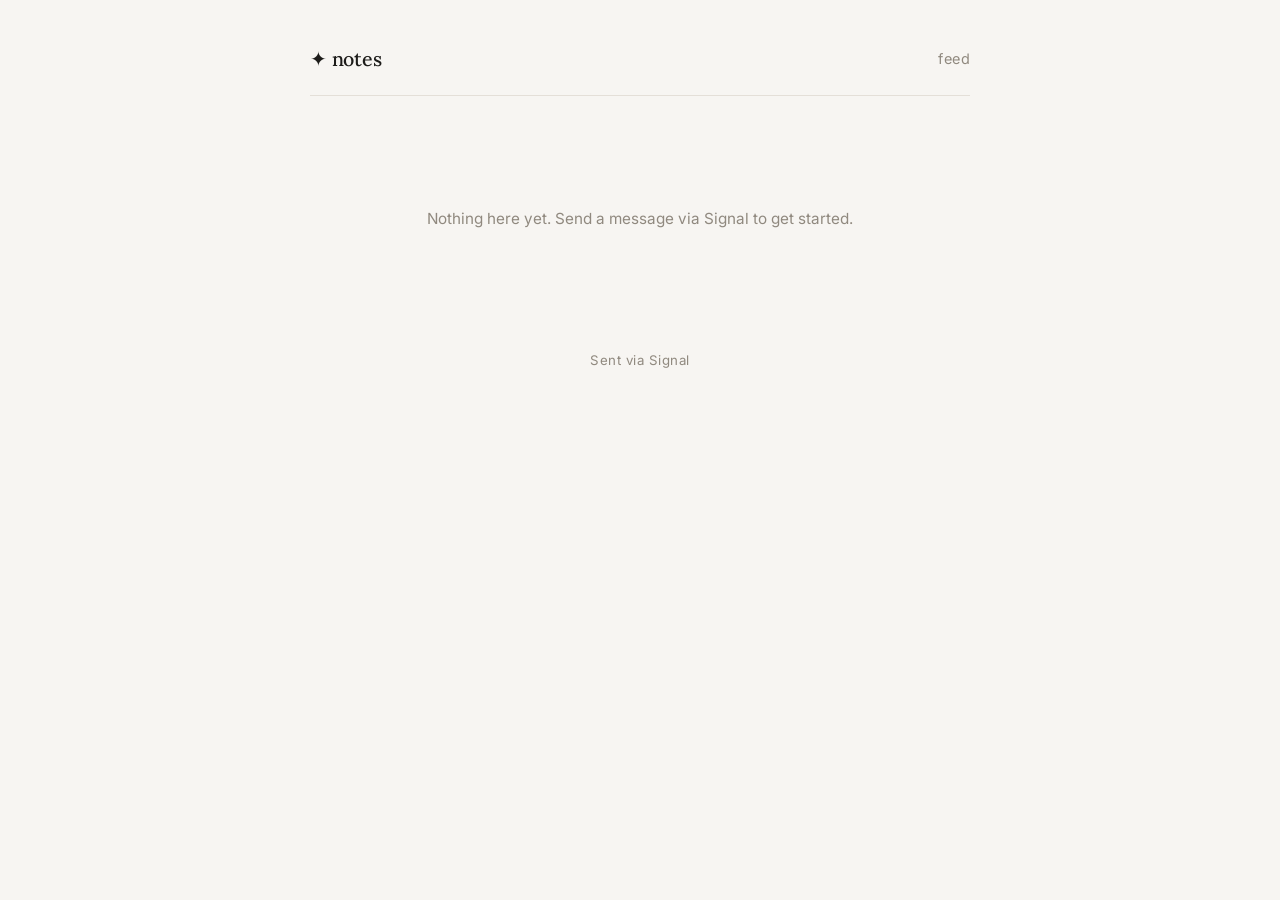
<file: index.html>
<!DOCTYPE html>
<html lang="en">
<head>
  <meta charset="UTF-8">
  <meta name="viewport" content="width=device-width, initial-scale=1.0">
  <title>notes</title>
  <link rel="preconnect" href="https://fonts.googleapis.com">
  <link rel="preconnect" href="https://fonts.gstatic.com" crossorigin>
  <link href="https://fonts.googleapis.com/css2?family=Lora:ital,wght@0,400;0,500;1,400&family=Inter:wght@400;500&display=swap" rel="stylesheet">
  <link rel="stylesheet" href="/static/style.css">
</head>
<body>
  <header>
    <a href="/" class="wordmark">✦ notes</a>
    <nav>
      <a href="/">feed</a>
    </nav>
  </header>

  <main>
    
<div class="feed">

  
  <div class="empty">
    <p>Nothing here yet. Send a message via Signal to get started.</p>
  </div>
  

  

</div>

  </main>

  <footer>
    <p>Sent via Signal</p>
  </footer>
</body>
</html>
</file>
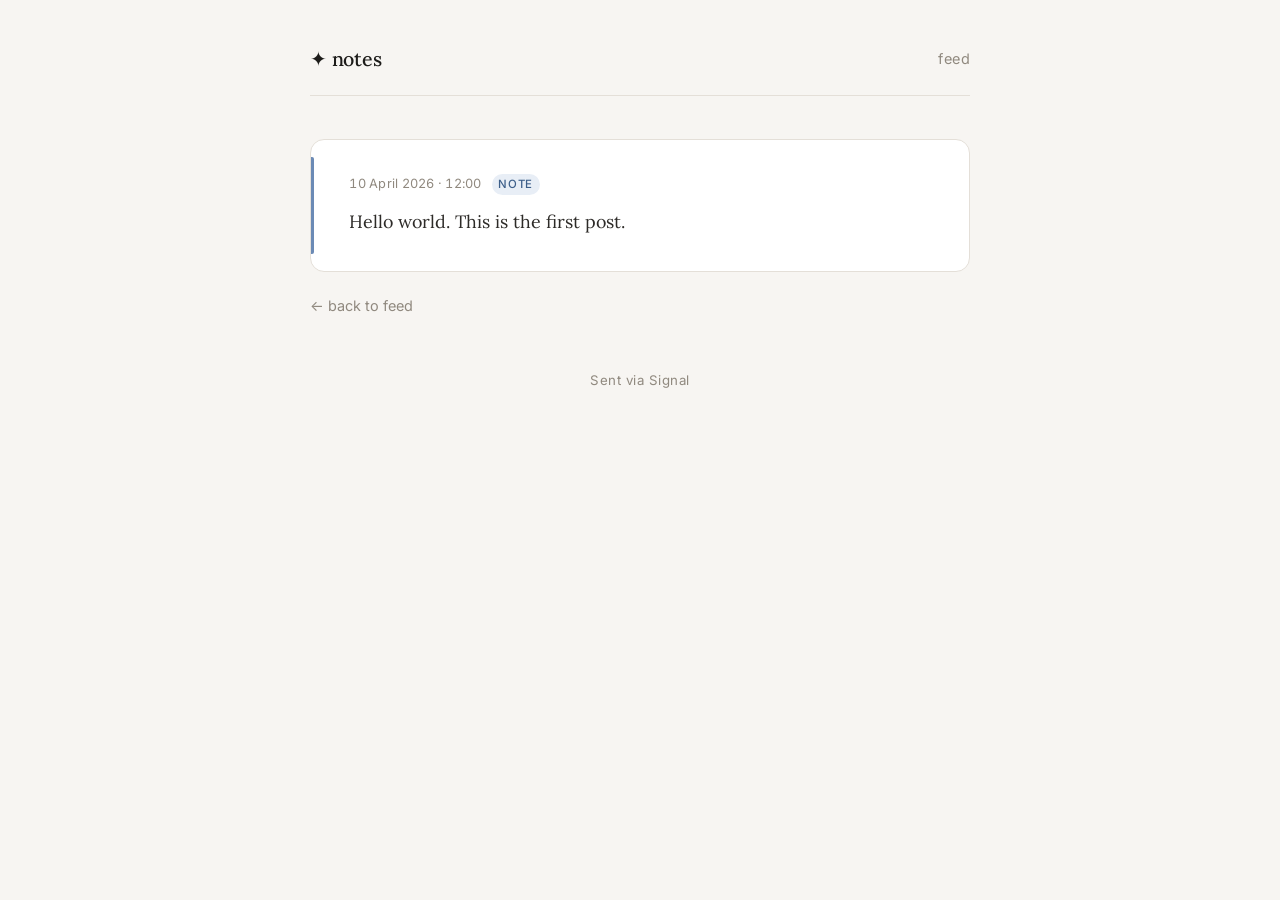
<file: post/2026-04-10-120000-000001.html>
<!DOCTYPE html>
<html lang="en">
<head>
  <meta charset="UTF-8">
  <meta name="viewport" content="width=device-width, initial-scale=1.0">
  <title>10 April 2026 · 12:00</title>
  <link rel="preconnect" href="https://fonts.googleapis.com">
  <link rel="preconnect" href="https://fonts.gstatic.com" crossorigin>
  <link href="https://fonts.googleapis.com/css2?family=Lora:ital,wght@0,400;0,500;1,400&family=Inter:wght@400;500&display=swap" rel="stylesheet">
  <link rel="stylesheet" href="/static/style.css">
</head>
<body>
  <header>
    <a href="/" class="wordmark">✦ notes</a>
    <nav>
      <a href="/">feed</a>
    </nav>
  </header>

  <main>
    
<article class="card single type-note">

  <div class="card-meta">
    <time datetime="2026-04-10T12:00:00">10 April 2026 · 12:00</time>
    <span class="tag tag-note">note</span>
  </div>

  

  <div class="card-body">
    <p>Hello world. This is the first post.</p>
  </div>

  

</article>

<a href="/" class="back-link">← back to feed</a>

  </main>

  <footer>
    <p>Sent via Signal</p>
  </footer>
</body>
</html>
</file>
<file: static/style.css>
/* ============================================================
   Signal Microblog — clean, editorial, warm
   ============================================================ */

:root {
  --bg:       #f7f5f2;
  --surface:  #ffffff;
  --text:     #1d1c1a;
  --muted:    #90897f;
  --border:   #e4dfd8;
  --accent:   #b5622b;     /* warm terracotta */
  --accent-l: #f5ede6;
  --radius:   14px;
  --width:    660px;
  --serif:    'Lora', Georgia, serif;
  --sans:     'Inter', system-ui, sans-serif;
}

/* ---- Reset ---- */
*, *::before, *::after { box-sizing: border-box; margin: 0; padding: 0; }
img { display: block; max-width: 100%; height: auto; }
a   { color: inherit; }

/* ---- Layout ---- */
html { font-size: 17px; -webkit-text-size-adjust: 100%; }

body {
  font-family: var(--sans);
  background: var(--bg);
  color: var(--text);
  line-height: 1.6;
  padding: 0 1rem 4rem;
}

header {
  max-width: var(--width);
  margin: 2.5rem auto 2.5rem;
  display: flex;
  align-items: center;
  justify-content: space-between;
  border-bottom: 1px solid var(--border);
  padding-bottom: 1.25rem;
}

.wordmark {
  font-family: var(--serif);
  font-size: 1.15rem;
  font-weight: 500;
  text-decoration: none;
  color: var(--text);
  letter-spacing: -0.01em;
}

.wordmark:hover { color: var(--accent); }

nav a {
  font-size: 0.85rem;
  color: var(--muted);
  text-decoration: none;
  letter-spacing: 0.03em;
}

nav a:hover { color: var(--text); }

main {
  max-width: var(--width);
  margin: 0 auto;
}

footer {
  max-width: var(--width);
  margin: 3rem auto 0;
  text-align: center;
  font-size: 0.78rem;
  color: var(--muted);
  letter-spacing: 0.04em;
}

/* ---- Feed ---- */
.feed {
  display: flex;
  flex-direction: column;
  gap: 1.25rem;
}

/* ---- Card ---- */
.card {
  background: var(--surface);
  border: 1px solid var(--border);
  border-radius: var(--radius);
  padding: 1.5rem 1.75rem;
  position: relative;
  transition: border-color 0.15s;
}

.card:hover { border-color: #cec8c0; }

/* Type accent stripe */
.card::before {
  content: '';
  position: absolute;
  top: 1rem;
  bottom: 1rem;
  left: 0;
  width: 3px;
  border-radius: 0 2px 2px 0;
  background: transparent;
}
.type-post::before  { background: var(--accent); }
.type-diary::before { background: #7a9e7e; }
.type-note::before  { background: #6b8ab5; }

/* ---- Meta row ---- */
.card-meta {
  display: flex;
  align-items: center;
  gap: 0.6rem;
  margin-bottom: 0.65rem;
}

time {
  font-size: 0.75rem;
  color: var(--muted);
  font-feature-settings: "tnum";
  letter-spacing: 0.02em;
}

.tag {
  font-size: 0.67rem;
  font-weight: 500;
  letter-spacing: 0.07em;
  text-transform: uppercase;
  padding: 0.15em 0.55em;
  border-radius: 99px;
  background: var(--accent-l);
  color: var(--accent);
}

.tag-diary { background: #eaf2ea; color: #4a7a4f; }
.tag-note  { background: #e8eef6; color: #3d5f8a; }

/* ---- Title ---- */
.card-title {
  font-family: var(--serif);
  font-size: 1.15rem;
  font-weight: 500;
  line-height: 1.35;
  margin-bottom: 0.65rem;
  letter-spacing: -0.01em;
}

.card-title a { text-decoration: none; }
.card-title a:hover { color: var(--accent); }

/* ---- Body ---- */
.card-body {
  font-family: var(--serif);
  font-size: 1rem;
  line-height: 1.75;
  color: #2d2b28;
}

.card-body p   { margin-bottom: 0.8em; }
.card-body p:last-child { margin-bottom: 0; }

.card-body a {
  color: var(--accent);
  text-decoration: underline;
  text-underline-offset: 3px;
}

.card-body strong { font-weight: 600; }
.card-body em     { font-style: italic; }

.card-body code {
  font-size: 0.875em;
  background: #f1ede8;
  border: 1px solid var(--border);
  padding: 0.1em 0.4em;
  border-radius: 5px;
  font-family: 'SF Mono', 'Fira Code', monospace;
}

.card-body pre {
  background: #f1ede8;
  border: 1px solid var(--border);
  border-radius: 8px;
  padding: 1rem 1.1rem;
  overflow-x: auto;
  margin: 1em 0;
}

.card-body blockquote {
  border-left: 3px solid var(--border);
  margin: 1em 0;
  padding: 0.3em 0 0.3em 1rem;
  color: var(--muted);
}

/* ---- Images ---- */
.card-images {
  margin-top: 1.1rem;
  border-radius: calc(var(--radius) - 4px);
  overflow: hidden;
  line-height: 0;
}

.card-images img {
  width: 100%;
  object-fit: cover;
}

/* 2-image grid */
.card-images.grid-2 {
  display: grid;
  grid-template-columns: 1fr 1fr;
  gap: 3px;
}
.card-images.grid-2 img { height: 220px; }

/* 3-image grid */
.card-images.grid-3 {
  display: grid;
  grid-template-columns: 2fr 1fr;
  grid-template-rows: 1fr 1fr;
  gap: 3px;
}
.card-images.grid-3 .img-link:first-child { grid-row: span 2; }
.card-images.grid-3 img { height: 150px; }
.card-images.grid-3 .img-link:first-child img { height: 303px; }

.img-link { display: block; overflow: hidden; }
.img-link img { transition: transform 0.3s ease; }
.img-link:hover img { transform: scale(1.02); }

/* ---- Permalink ---- */
.permalink {
  display: inline-block;
  margin-top: 1rem;
  font-size: 0.8rem;
  color: var(--muted);
  text-decoration: none;
  opacity: 0;
  transition: opacity 0.15s;
}

.card:hover .permalink { opacity: 1; }
.permalink:hover { color: var(--accent); }

/* ---- Single post ---- */
.card.single {
  padding: 2rem 2.25rem;
}

.card.single .card-title {
  font-size: 1.5rem;
  margin-bottom: 1rem;
}

.card.single .card-body {
  font-size: 1.05rem;
}

.back-link {
  display: inline-block;
  margin-top: 1.25rem;
  font-size: 0.85rem;
  color: var(--muted);
  text-decoration: none;
}

.back-link:hover { color: var(--accent); }

/* ---- Empty state ---- */
.empty {
  text-align: center;
  padding: 4rem 0;
  color: var(--muted);
  font-size: 0.9rem;
}

/* ---- Responsive ---- */
@media (max-width: 520px) {
  html { font-size: 16px; }
  .card { padding: 1.25rem; }
  .card.single { padding: 1.25rem; }
  .card-images.grid-2 img { height: 160px; }
  .card-images.grid-3 img { height: 110px; }
  .card-images.grid-3 .img-link:first-child img { height: 223px; }
}
</file>
